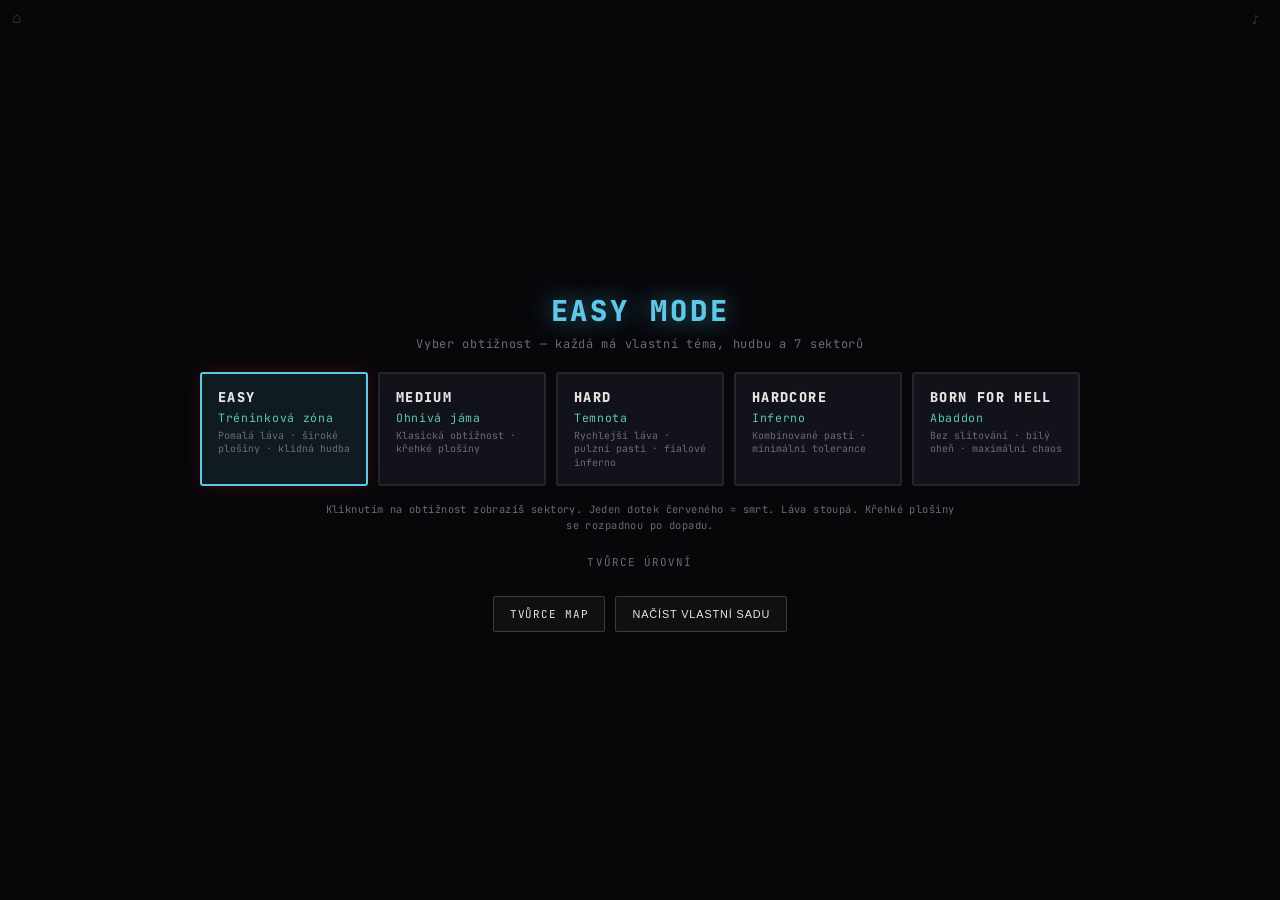
<file: index.html>
<!DOCTYPE html>
<html lang="cs">
<head>
    <meta charset="UTF-8">
    <meta name="viewport" content="width=device-width, initial-scale=1.0, maximum-scale=1.0, user-scalable=no">
    <title>HardCore Mode — Křehký výstup</title>
    <link rel="stylesheet" href="style.css">
</head>
<body data-difficulty="easy">
    <a class="home-btn" href="../index.html" title="Domů" aria-label="Domů — Časomil portál">⌂</a>
    <button type="button" id="musicToggle" class="music-toggle" aria-pressed="false" title="Vypnout hudbu" aria-label="Vypnout hudbu">♪</button>
    <div id="wrap">
        <!-- Hlavní menu -->
        <div id="menuPanel" class="visible">
            <header class="menu-header">
                <h1 class="menu-title">EASY MODE</h1>
                <p class="menu-sub">Vyber obtížnost — každá má vlastní téma, hudbu a 7 sektorů</p>
            </header>
            <div class="diff-grid" role="list">
                <button type="button" class="diff-btn selected" data-difficulty="easy" role="listitem">
                    <span class="diff-label">Easy</span>
                    <span class="diff-theme">Tréninková zóna</span>
                    <span class="diff-desc">Pomalá láva · široké plošiny · klidná hudba</span>
                </button>
                <button type="button" class="diff-btn" data-difficulty="medium" role="listitem">
                    <span class="diff-label">Medium</span>
                    <span class="diff-theme">Ohnivá jáma</span>
                    <span class="diff-desc">Klasická obtížnost · křehké plošiny</span>
                </button>
                <button type="button" class="diff-btn" data-difficulty="hard" role="listitem">
                    <span class="diff-label">Hard</span>
                    <span class="diff-theme">Temnota</span>
                    <span class="diff-desc">Rychlejší láva · pulzní pasti · fialové inferno</span>
                </button>
                <button type="button" class="diff-btn" data-difficulty="hardcore" role="listitem">
                    <span class="diff-label">Hardcore</span>
                    <span class="diff-theme">Inferno</span>
                    <span class="diff-desc">Kombinované pasti · minimální tolerance</span>
                </button>
                <button type="button" class="diff-btn diff-btn-hell" data-difficulty="bornForHell" role="listitem">
                    <span class="diff-label">Born for Hell</span>
                    <span class="diff-theme">Abaddon</span>
                    <span class="diff-desc">Bez slitování · bílý oheň · maximální chaos</span>
                </button>
            </div>
            <p class="menu-hint">Kliknutím na obtížnost zobrazíš sektory. Jeden dotek červeného = smrt. Láva stoupá. Křehké plošiny se rozpadnou po dopadu.</p>
            <a href="editor.html" class="menu-editor-link">Tvůrce úrovní</a>
            <div class="menu-actions">
                <a href="user-editor.html" class="menu-secondary-btn">Tvůrce map</a>
                <button type="button" id="loadCustomPackBtn" class="menu-secondary-btn">Načíst vlastní sadu</button>
            </div>
        </div>

        <!-- Výběr sektorů (podmenu obtížnosti) -->
        <div id="sectorPanel">
            <header class="menu-header sector-panel-header">
                <button type="button" id="sectorBackBtn" class="sector-back" aria-label="Zpět na výběr obtížnosti">← Zpět</button>
                <h2 id="sectorPanelTitle" class="sector-panel-title">Sektory</h2>
                <p id="sectorPanelSub" class="menu-sub">Vyber sektor — postupně se odemykají</p>
            </header>
            <div id="sectorGrid" class="sector-grid" role="list"></div>
            <p id="sectorEmptyHint" class="sector-empty-hint" hidden></p>
            <div class="menu-actions menu-actions-sector">
                <a href="user-editor.html" class="menu-secondary-btn">Tvůrce map</a>
                <button type="button" id="loadCustomPackBtnSector" class="menu-secondary-btn">Načíst vlastní sadu</button>
                <input type="file" id="customPackFile" accept=".json,.hc-pack.json,application/json" hidden>
            </div>
            <button type="button" id="sectorCampaignBtn" class="menu-start sector-campaign">Hrát kampaň od začátku</button>
        </div>

        <!-- Herní obrazovka -->
        <div id="gamePanel">
            <div id="hud">
                <span>Obtížnost: <strong id="diffEl">Medium</strong></span>
                <span>Sektor <strong id="sectorEl">1</strong> / <strong id="sectorTotalEl">7</strong></span>
                <span>Smrti (běh): <strong class="danger-stat" id="deathsEl">0</strong></span>
                <span>Čas: <strong id="timeEl">0.0</strong>s</span>
                <span>Checkpoint: <strong id="cpEl">—</strong></span>
            </div>
            <div id="canvas-wrap">
                <canvas id="game" width="880" height="520"></canvas>
                <div id="overlay">
                    <h1 id="ovTitle">PAUZA</h1>
                    <p id="ovText"></p>
                    <div class="keys" id="keysHint">WASD / šipky · mezerník skok + dvojskok · R restart sektoru · P pauza · Esc menu</div>
                    <button type="button" id="startBtn">Pokračovat</button>
                </div>
            </div>
            <p id="hint">Férové pravidla: žádné náhodné pasti; pohybující se překážky mají předvídatelnou dráhu. Esc = zpět do menu.</p>
        </div>
    </div>
    <script src="jumpPhysics.js"></script>
    <script src="spikeDraw.js"></script>
    <script src="packGuard.js"></script>
    <script src="userPack.js"></script>
    <script src="levels-pack.js"></script>
    <script src="levelStore.js"></script>
    <script src="progressStore.js"></script>
    <script src="sectorPreview.js"></script>
    <script src="pickupEffects.js"></script>
    <script src="playerReact.js"></script>
    <script src="crumblePlatform.js"></script>
    <script src="playerTouch.js"></script>
    <script src="levels.js"></script>
    <script src="audio.js"></script>
    <script src="game.js"></script>
</body>
</html>
</file>
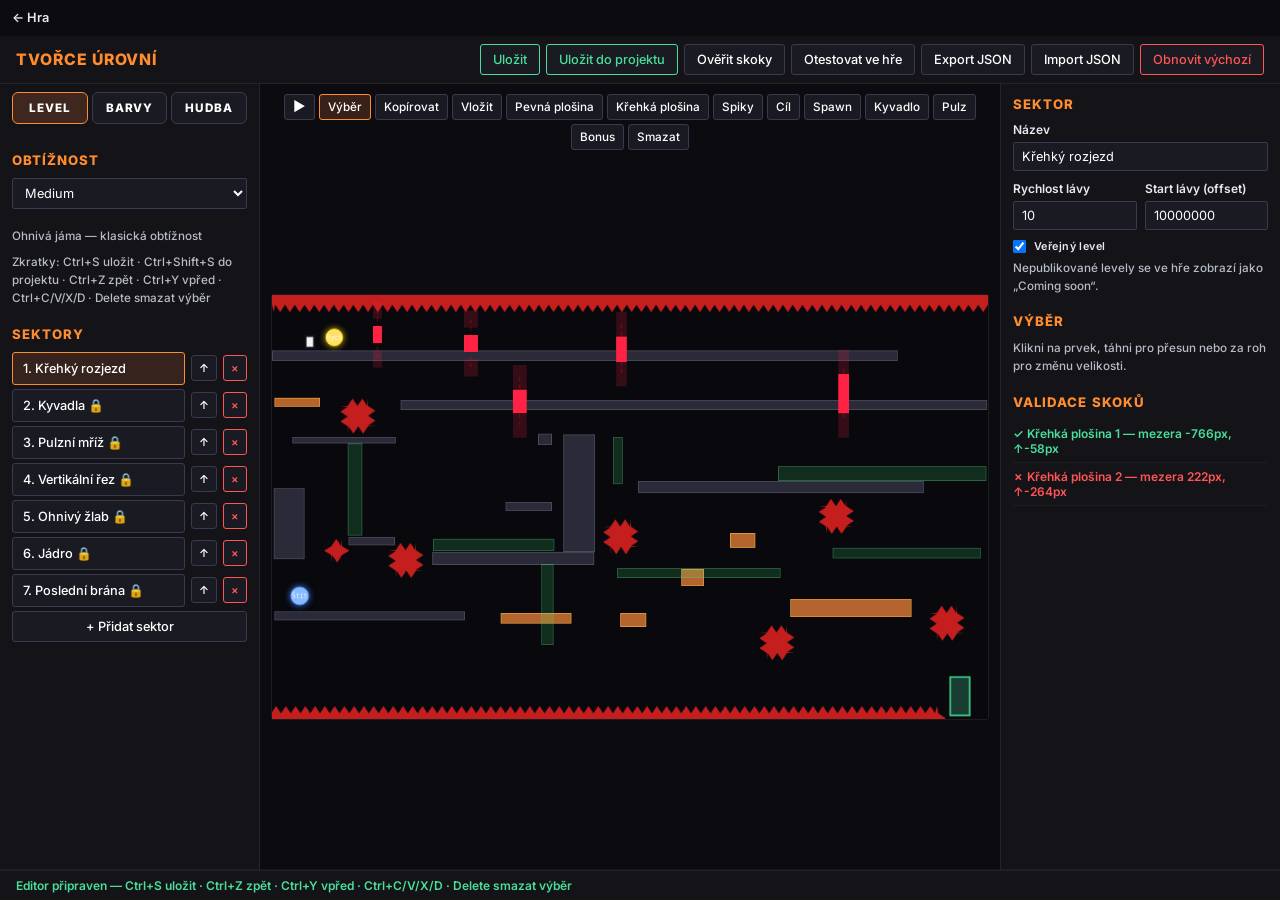
<file: editor.html>
<!DOCTYPE html>
<html lang="cs">
<head>
    <meta charset="UTF-8">
    <meta name="viewport" content="width=device-width, initial-scale=1.0">
    <title>HardCore Mode — Tvůrce úrovní</title>
    <link rel="stylesheet" href="editor.css">
</head>
<body>
    <a class="back" href="index.html">← Hra</a>
    <div id="app">
        <header class="bar">
            <h1>TVOŘCE ÚROVNÍ</h1>
            <div class="bar-actions">
                <button type="button" id="btnSave" class="primary">Uložit</button>
                <button type="button" id="btnSaveProject" class="primary">Uložit do projektu</button>
                <button type="button" id="btnValidate">Ověřit skoky</button>
                <button type="button" id="btnTest">Otestovat ve hře</button>
                <button type="button" id="btnExport">Export JSON</button>
                <button type="button" id="btnImport">Import JSON</button>
                <button type="button" id="btnReset" class="danger">Obnovit výchozí</button>
            </div>
        </header>

        <aside class="sidebar">
            <nav class="sidebar-tabs" role="tablist">
                <button type="button" class="sidebar-tab active" data-sidebar-panel="level" role="tab" aria-selected="true">LEVEL</button>
                <button type="button" class="sidebar-tab" data-sidebar-panel="colors" role="tab" aria-selected="false">BARVY</button>
                <button type="button" class="sidebar-tab" data-sidebar-panel="audio" role="tab" aria-selected="false">HUDBA</button>
            </nav>

            <div class="sidebar-panel active" id="sidebarLevel" role="tabpanel">
                <div id="userProjectField" class="field hidden">
                    <label for="projectName">Název projektu</label>
                    <input type="text" id="projectName" maxlength="80" placeholder="Můj projekt">
                </div>
                <h2 id="diffHeading">Obtížnost</h2>
                <div class="field" id="diffSelectField">
                    <select id="diffSelect"></select>
                </div>
                <p class="hint" id="diffTagline"></p>
                <p class="hint">Zkratky: Ctrl+S uložit · Ctrl+Shift+S do projektu · Ctrl+Z zpět · Ctrl+Y vpřed · Ctrl+C/V/X/D · Delete smazat výběr</p>

                <h2>Sektory</h2>
                <ul id="sectorList"></ul>
                <button type="button" id="btnAddSector">+ Přidat sektor</button>
            </div>

            <div class="sidebar-panel" id="sidebarColors" role="tabpanel">
                <p class="hint">Barvy platí pro celou obtížnost (pozadí, plošiny, láva…).</p>
                <div id="themePalette"></div>
                <button type="button" id="btnResetTheme" class="ghost">Obnovit barvy obtížnosti</button>
            </div>

            <div class="sidebar-panel" id="sidebarAudio" role="tabpanel">
                <p class="hint">Nahraj vlastní skladbu (MP3, OGG, WAV). Bez souboru hraje procedurální hudba obtížnosti.</p>
                <div class="field">
                    <label for="musicFile">Soubor hudby</label>
                    <input type="file" id="musicFile" accept="audio/mpeg,audio/ogg,audio/wav,audio/webm,audio/*">
                </div>
                <p class="hint" id="musicFileName">Žádná vlastní hudba</p>
                <div class="field-row">
                    <button type="button" id="btnPreviewMusic" class="ghost">Přehrát náhled</button>
                    <button type="button" id="btnRemoveMusic" class="ghost danger">Odstranit hudbu</button>
                </div>
            </div>
        </aside>

        <main class="stage">
            <div class="toolbar" id="toolBar">
                <button type="button" id="btnPlay" title="Spustit test hratelnosti" aria-label="Spustit test">▶</button>
                <button type="button" data-tool="select" class="active">Výběr</button>
                <button type="button" id="btnCopy" title="Kopírovat výběr (Ctrl+C)">Kopírovat</button>
                <button type="button" id="btnPaste" title="Vložit (Ctrl+V)">Vložit</button>
                <button type="button" data-tool="solid">Pevná plošina</button>
                <button type="button" data-tool="crumble">Křehká plošina</button>
                <button type="button" data-tool="spike">Spiky</button>
                <button type="button" data-tool="goal">Cíl</button>
                <button type="button" data-tool="spawn">Spawn</button>
                <button type="button" data-tool="mover">Kyvadlo</button>
                <button type="button" data-tool="pulse">Pulz</button>
                <button type="button" data-tool="pickup">Bonus</button>
                <button type="button" data-tool="delete">Smazat</button>
            </div>
            <div id="canvasWrap">
                <canvas id="editor" width="880" height="520" tabindex="0" aria-label="Plátno editoru"></canvas>
            </div>
        </main>

        <aside class="props">
            <h2>Sektor</h2>
            <div class="field">
                <label>Název</label>
                <input type="text" id="propName">
            </div>
            <div class="field-row">
                <div class="field">
                    <label>Rychlost lávy</label>
                    <input type="number" id="propLavaSpeed" min="1" max="100" step="1">
                </div>
                <div class="field">
                    <label>Start lávy (offset)</label>
                    <input type="number" id="propLavaOffset" min="20" max="200" step="1">
                </div>
            </div>
            <div class="field field-check" id="propPublicField">
                <label class="check-label">
                    <input type="checkbox" id="propPublic" checked>
                    Veřejný level
                </label>
                <p class="hint">Nepublikované levely se ve hře zobrazí jako „Coming soon“.</p>
            </div>

            <h2>Výběr</h2>
            <div id="selectionPanel">
                <p class="hint">Klikni na prvek, táhni pro přesun nebo za roh pro změnu velikosti.</p>
            </div>

            <h2>Validace skoků</h2>
            <ul id="validationList"></ul>
        </aside>

        <div id="statusBar">Připraveno</div>
    </div>

    <div id="jsonModal" class="modal-backdrop">
        <div class="modal">
            <h2 id="modalTitle">Export / Import</h2>
            <textarea id="jsonArea" spellcheck="false"></textarea>
            <div class="modal-actions">
                <button type="button" id="modalApply" class="primary">Použít</button>
                <button type="button" id="modalClose">Zavřít</button>
            </div>
        </div>
    </div>

    <script src="jumpPhysics.js"></script>
    <script src="spikeDraw.js"></script>
    <script src="packGuard.js"></script>
    <script src="userPack.js"></script>
    <script src="levels-pack.js"></script>
    <script src="levelStore.js"></script>
    <script src="pickupEffects.js"></script>
    <script src="playerReact.js"></script>
    <script src="crumblePlatform.js"></script>
    <script src="playerTouch.js"></script>
    <script src="sectorSim.js"></script>
    <script src="audio.js"></script>
    <script src="editor.js"></script>
</body>
</html>
</file>
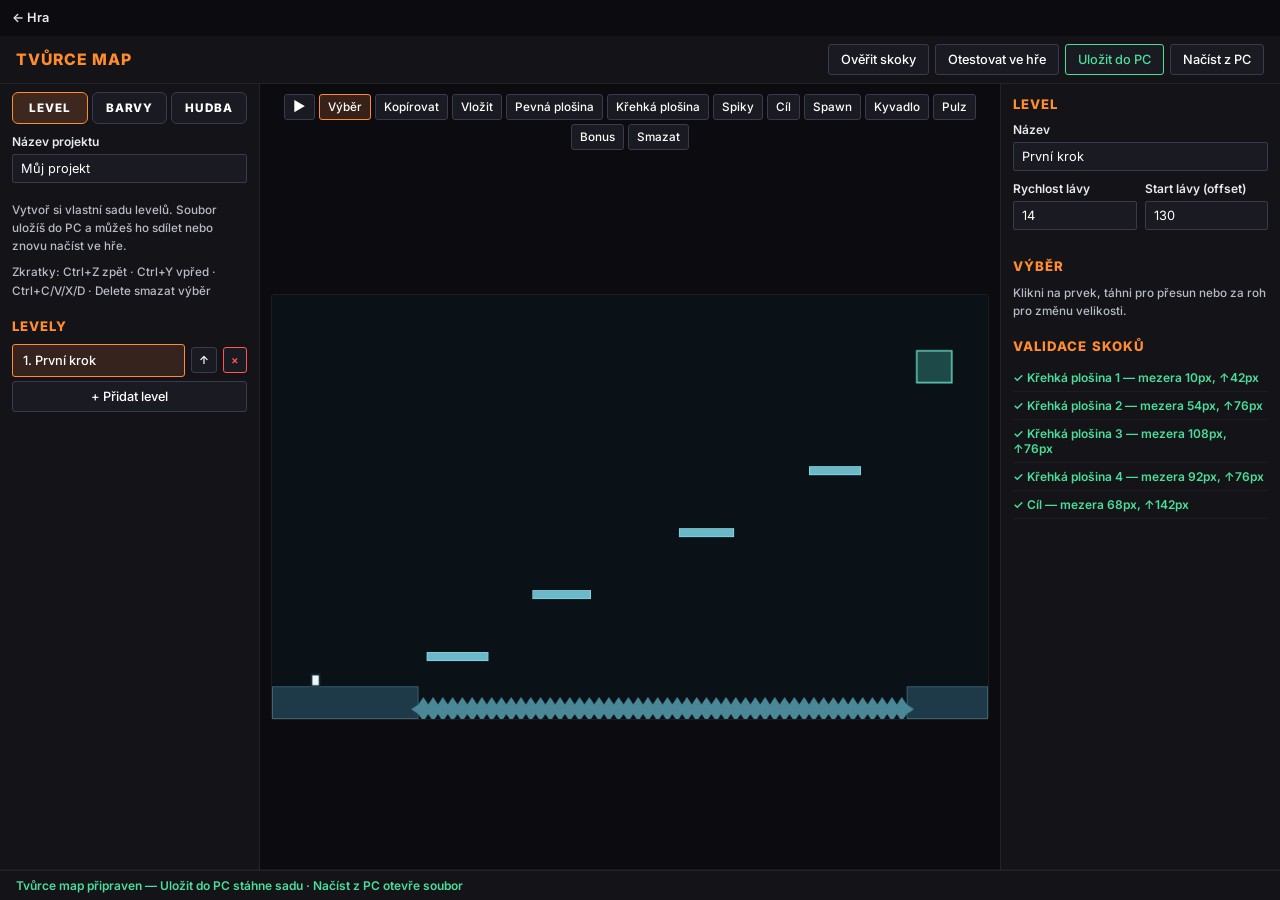
<file: user-editor.html>
<!DOCTYPE html>
<html lang="cs">
<head>
    <meta charset="UTF-8">
    <meta name="viewport" content="width=device-width, initial-scale=1.0">
    <title>HardCore Mode — Tvůrce map</title>
    <link rel="stylesheet" href="editor.css">
</head>
<body>
    <a class="back" href="index.html">← Hra</a>
    <div id="app">
        <header class="bar">
            <h1>TVŮRCE MAP</h1>
            <div class="bar-actions">
                <button type="button" id="btnValidate">Ověřit skoky</button>
                <button type="button" id="btnTest">Otestovat ve hře</button>
                <button type="button" id="btnExport" class="primary">Uložit do PC</button>
                <button type="button" id="btnImport">Načíst z PC</button>
            </div>
        </header>

        <aside class="sidebar">
            <nav class="sidebar-tabs" role="tablist">
                <button type="button" class="sidebar-tab active" data-sidebar-panel="level" role="tab" aria-selected="true">LEVEL</button>
                <button type="button" class="sidebar-tab" data-sidebar-panel="colors" role="tab" aria-selected="false">BARVY</button>
                <button type="button" class="sidebar-tab" data-sidebar-panel="audio" role="tab" aria-selected="false">HUDBA</button>
            </nav>

            <div class="sidebar-panel active" id="sidebarLevel" role="tabpanel">
                <div id="userProjectField" class="field">
                    <label for="projectName">Název projektu</label>
                    <input type="text" id="projectName" maxlength="80" placeholder="Můj projekt">
                </div>
                <p class="hint">Vytvoř si vlastní sadu levelů. Soubor uložíš do PC a můžeš ho sdílet nebo znovu načíst ve hře.</p>
                <p class="hint">Zkratky: Ctrl+Z zpět · Ctrl+Y vpřed · Ctrl+C/V/X/D · Delete smazat výběr</p>

                <h2>Levely</h2>
                <ul id="sectorList"></ul>
                <button type="button" id="btnAddSector">+ Přidat level</button>
            </div>

            <div class="sidebar-panel" id="sidebarColors" role="tabpanel">
                <p class="hint">Barvy platí pro celý projekt (pozadí, plošiny, láva…).</p>
                <div id="themePalette"></div>
                <button type="button" id="btnResetTheme" class="ghost">Obnovit výchozí barvy</button>
            </div>

            <div class="sidebar-panel" id="sidebarAudio" role="tabpanel">
                <p class="hint">Nahraj vlastní skladbu (MP3, OGG, WAV). Použij jen hudbu, ke které máš práva.</p>
                <div class="field">
                    <label for="musicFile">Soubor hudby</label>
                    <input type="file" id="musicFile" accept="audio/mpeg,audio/ogg,audio/wav,audio/webm,audio/*">
                </div>
                <p class="hint" id="musicFileName">Žádná vlastní hudba</p>
                <div class="field-row">
                    <button type="button" id="btnPreviewMusic" class="ghost">Přehrát náhled</button>
                    <button type="button" id="btnRemoveMusic" class="ghost danger">Odstranit hudbu</button>
                </div>
            </div>
        </aside>

        <main class="stage">
            <div class="toolbar" id="toolBar">
                <button type="button" id="btnPlay" title="Spustit test hratelnosti" aria-label="Spustit test">▶</button>
                <button type="button" data-tool="select" class="active">Výběr</button>
                <button type="button" id="btnCopy" title="Kopírovat výběr (Ctrl+C)">Kopírovat</button>
                <button type="button" id="btnPaste" title="Vložit (Ctrl+V)">Vložit</button>
                <button type="button" data-tool="solid">Pevná plošina</button>
                <button type="button" data-tool="crumble">Křehká plošina</button>
                <button type="button" data-tool="spike">Spiky</button>
                <button type="button" data-tool="goal">Cíl</button>
                <button type="button" data-tool="spawn">Spawn</button>
                <button type="button" data-tool="mover">Kyvadlo</button>
                <button type="button" data-tool="pulse">Pulz</button>
                <button type="button" data-tool="pickup">Bonus</button>
                <button type="button" data-tool="delete">Smazat</button>
            </div>
            <div id="canvasWrap">
                <canvas id="editor" width="880" height="520" tabindex="0" aria-label="Plátno editoru"></canvas>
            </div>
        </main>

        <aside class="props">
            <h2>Level</h2>
            <div class="field">
                <label>Název</label>
                <input type="text" id="propName">
            </div>
            <div class="field-row">
                <div class="field">
                    <label>Rychlost lávy</label>
                    <input type="number" id="propLavaSpeed" min="1" max="100" step="1">
                </div>
                <div class="field">
                    <label>Start lávy (offset)</label>
                    <input type="number" id="propLavaOffset" min="20" max="200" step="1">
                </div>
            </div>

            <h2>Výběr</h2>
            <div id="selectionPanel">
                <p class="hint">Klikni na prvek, táhni pro přesun nebo za roh pro změnu velikosti.</p>
            </div>

            <h2>Validace skoků</h2>
            <ul id="validationList"></ul>
        </aside>

        <div id="statusBar">Připraveno</div>
    </div>

    <script>
        window.HC_EDITOR_CONFIG = { mode: 'user' };
    </script>
    <script src="jumpPhysics.js"></script>
    <script src="spikeDraw.js"></script>
    <script src="packGuard.js"></script>
    <script src="userPack.js"></script>
    <script src="levelStore.js"></script>
    <script src="pickupEffects.js"></script>
    <script src="playerReact.js"></script>
    <script src="crumblePlatform.js"></script>
    <script src="playerTouch.js"></script>
    <script src="sectorSim.js"></script>
    <script src="audio.js"></script>
    <script src="editor.js"></script>
</body>
</html>
</file>
<file: style.css>
@import url('https://fonts.googleapis.com/css2?family=JetBrains+Mono:wght@400;600;800&display=swap');

:root {
    --bg: #07070a;
    --panel: #12121a;
    --text: #e8e6e3;
    --muted: #6b6b78;
    --danger: #ff2d2d;
    --accent: #ff6b35;
    --safe: #3ecf8e;
    --warn: #ffc233;
}

* {
    box-sizing: border-box;
}

html {
    height: 100%;
}

html, body {
    margin: 0;
    background: var(--bg);
    color: var(--text);
    font-family: 'JetBrains Mono', ui-monospace, monospace;
    overflow-x: hidden;
}

body {
    min-height: 100%;
    overflow-y: auto;
    display: flex;
    flex-direction: column;
}

a.home-btn {
    position: fixed;
    top: 10px;
    left: 12px;
    z-index: 20;
    color: var(--muted);
    text-decoration: none;
    font-size: 1rem;
    line-height: 1;
    opacity: 0.45;
    transition: opacity 0.15s, color 0.15s;
}

a.home-btn:hover {
    color: var(--accent);
    opacity: 1;
}

.music-toggle {
    position: fixed;
    top: 10px;
    right: 12px;
    z-index: 20;
    margin: 0;
    padding: 4px 8px;
    border: none;
    background: transparent;
    color: var(--muted);
    font: inherit;
    font-size: 0.8rem;
    letter-spacing: 0.04em;
    opacity: 0.45;
    cursor: pointer;
    line-height: 1;
}

.music-toggle:hover {
    opacity: 0.85;
    color: var(--text);
}

.music-toggle[aria-pressed="true"] {
    opacity: 0.35;
    text-decoration: line-through;
}

#wrap {
    flex: 1;
    display: flex;
    flex-direction: column;
    align-items: center;
    justify-content: center;
    width: 100%;
    padding: 48px 16px 24px;
    gap: 12px;
}

#menuPanel,
#sectorPanel,
#gamePanel {
    display: none;
    flex-direction: column;
    align-items: center;
    gap: 12px;
    width: 100%;
    max-width: 960px;
}

#menuPanel.visible,
#sectorPanel.visible,
#gamePanel.visible {
    display: flex;
}

.menu-header {
    text-align: center;
    margin-bottom: 8px;
}

.menu-title {
    margin: 0 0 6px;
    font-size: clamp(1.2rem, 4vw, 1.8rem);
    font-weight: 800;
    letter-spacing: 0.1em;
    color: var(--danger);
    text-shadow: 0 0 24px rgba(255, 45, 45, 0.45);
}

.menu-sub {
    margin: 0;
    font-size: 0.75rem;
    color: var(--muted);
    letter-spacing: 0.06em;
}

.diff-grid {
    display: grid;
    grid-template-columns: repeat(auto-fit, minmax(160px, 1fr));
    gap: 10px;
    width: 100%;
    max-width: 880px;
}

.diff-btn {
    display: flex;
    flex-direction: column;
    align-items: flex-start;
    gap: 4px;
    padding: 14px 16px;
    border: 2px solid rgba(255, 255, 255, 0.08);
    background: var(--panel);
    color: var(--text);
    font-family: inherit;
    text-align: left;
    cursor: pointer;
    border-radius: 3px;
    transition: border-color 0.15s, background 0.15s, transform 0.1s;
}

.diff-btn:hover {
    border-color: rgba(255, 107, 53, 0.45);
    background: rgba(255, 255, 255, 0.03);
    transform: translateY(-1px);
}

.diff-btn.selected {
    border-color: var(--danger);
    background: rgba(255, 43, 43, 0.1);
    box-shadow: 0 0 20px rgba(255, 43, 43, 0.15);
}

.diff-label {
    font-size: 0.85rem;
    font-weight: 800;
    letter-spacing: 0.1em;
    text-transform: uppercase;
}

.diff-theme {
    font-size: 0.72rem;
    color: var(--accent);
    letter-spacing: 0.06em;
}

.diff-desc {
    font-size: 0.62rem;
    color: var(--muted);
    line-height: 1.4;
}

.diff-btn-hell.selected {
    border-color: #fff;
    background: rgba(255, 0, 0, 0.12);
    box-shadow: 0 0 24px rgba(255, 0, 0, 0.25);
}

body[data-difficulty="easy"] .menu-title { color: #5ec8e8; text-shadow: 0 0 24px rgba(94, 200, 232, 0.4); }
body[data-difficulty="hard"] .menu-title { color: #b040ff; text-shadow: 0 0 24px rgba(176, 64, 255, 0.4); }
body[data-difficulty="hardcore"] .menu-title { color: #ff2000; text-shadow: 0 0 24px rgba(255, 32, 0, 0.5); }
body[data-difficulty="bornForHell"] .menu-title { color: #fff; text-shadow: 0 0 24px rgba(255, 0, 0, 0.6); }

body[data-difficulty="easy"] .diff-btn.selected { border-color: #5ec8e8; background: rgba(94, 200, 232, 0.1); }
body[data-difficulty="hard"] .diff-btn.selected { border-color: #b040ff; background: rgba(176, 64, 255, 0.1); }
body[data-difficulty="hardcore"] .diff-btn.selected { border-color: #ff2000; background: rgba(255, 32, 0, 0.1); }
body[data-difficulty="bornForHell"] .diff-btn.selected { border-color: #fff; background: rgba(255, 0, 0, 0.12); }

.menu-hint {
    font-size: 0.65rem;
    color: var(--muted);
    text-align: center;
    max-width: 640px;
    line-height: 1.5;
    letter-spacing: 0.04em;
    margin: 4px 0 0;
}

.menu-start {
    font-family: inherit;
    font-size: 0.8rem;
    font-weight: 800;
    letter-spacing: 0.15em;
    text-transform: uppercase;
    padding: 16px 36px;
    margin-top: 8px;
    border: 2px solid var(--danger);
    background: rgba(255, 43, 43, 0.12);
    color: var(--text);
    cursor: pointer;
    border-radius: 2px;
    transition: background 0.15s, transform 0.1s;
}

.menu-start:hover {
    background: rgba(255, 43, 43, 0.28);
    transform: scale(1.02);
}

.menu-editor-link {
    display: inline-block;
    margin-top: 10px;
    font-size: 0.68rem;
    letter-spacing: 0.1em;
    text-transform: uppercase;
    color: var(--muted);
    text-decoration: none;
    border-bottom: 1px solid transparent;
}

.menu-editor-link:hover {
    color: var(--accent);
    border-bottom-color: var(--accent);
}

.menu-actions {
    display: flex;
    flex-wrap: wrap;
    gap: 10px;
    justify-content: center;
    margin-top: 14px;
}

.menu-secondary-btn {
    display: inline-block;
    font-size: 0.68rem;
    letter-spacing: 0.08em;
    text-transform: uppercase;
    padding: 10px 16px;
    border: 1px solid rgba(255, 255, 255, 0.18);
    background: rgba(255, 255, 255, 0.04);
    color: var(--text);
    text-decoration: none;
    border-radius: 2px;
    cursor: pointer;
    transition: background 0.15s, border-color 0.15s;
}

.menu-secondary-btn:hover {
    background: rgba(94, 200, 232, 0.12);
    border-color: rgba(94, 200, 232, 0.45);
}

.menu-actions-sector {
    margin-top: 4px;
    margin-bottom: 8px;
}
    margin-top: 18px;
    font-size: 0.62rem;
    color: var(--muted);
    text-align: center;
    line-height: 1.5;
}

.legal-footer a {
    color: var(--muted);
}
}

/* —— Výběr sektorů —— */
.sector-panel-header {
    display: grid;
    grid-template-columns: auto 1fr;
    grid-template-rows: auto auto;
    align-items: center;
    width: 100%;
    gap: 2px 12px;
}

.sector-back {
    grid-row: 1 / -1;
    grid-column: 1;
    align-self: center;
    font-family: inherit;
    font-size: 0.68rem;
    letter-spacing: 0.08em;
    text-transform: uppercase;
    color: var(--muted);
    background: none;
    border: none;
    cursor: pointer;
    padding: 8px 4px 8px 0;
    white-space: nowrap;
}

.sector-back:hover {
    color: var(--accent);
}

.sector-panel-title {
    grid-column: 2;
    grid-row: 1;
    margin: 0 0 4px;
    font-size: clamp(1rem, 3.5vw, 1.4rem);
    font-weight: 800;
    letter-spacing: 0.1em;
    color: var(--danger);
    text-align: center;
}

.sector-panel-header > .menu-sub {
    grid-column: 2;
    grid-row: 2;
    text-align: center;
}

.sector-grid {
    display: grid;
    grid-template-columns: repeat(auto-fill, minmax(148px, 1fr));
    gap: 12px;
    width: 100%;
    max-width: 880px;
}

.sector-tile {
    display: flex;
    flex-direction: column;
    align-items: stretch;
    gap: 0;
    padding: 0;
    border: 2px solid rgba(255, 255, 255, 0.08);
    background: var(--panel);
    color: var(--text);
    font-family: inherit;
    text-align: left;
    cursor: pointer;
    border-radius: 4px;
    overflow: hidden;
    transition: border-color 0.15s, transform 0.1s, opacity 0.15s;
    user-select: none;
}

.sector-tile[aria-disabled="true"] {
    cursor: not-allowed;
}

.sector-tile:hover:not([aria-disabled="true"]) {
    border-color: rgba(255, 107, 53, 0.5);
    transform: translateY(-2px);
}

.sector-tile.completed {
    border-color: rgba(62, 207, 142, 0.45);
}

.sector-tile.locked {
    opacity: 0.55;
}

.sector-tile.coming-soon {
    opacity: 0.38;
    filter: grayscale(0.85);
}

.sector-thumb-wrap {
    position: relative;
    width: 100%;
    aspect-ratio: 880 / 520;
    background: #0a0a0f;
}

.sector-thumb-wrap canvas {
    display: block;
    width: 100%;
    height: 100%;
    pointer-events: none;
}

.sector-thumb-overlay {
    position: absolute;
    inset: 0;
    display: flex;
    flex-direction: column;
    align-items: center;
    justify-content: center;
    gap: 4px;
    background: rgba(5, 5, 8, 0.72);
    font-size: 0.62rem;
    letter-spacing: 0.12em;
    text-transform: uppercase;
    color: var(--muted);
    pointer-events: none;
}

.sector-thumb-overlay strong {
    font-size: 0.72rem;
    color: rgba(255, 255, 255, 0.45);
}

.sector-tile-body {
    padding: 8px 10px 10px;
    display: flex;
    flex-direction: column;
    gap: 3px;
}

.sector-tile-num {
    font-size: 0.58rem;
    color: var(--muted);
    letter-spacing: 0.1em;
    text-transform: uppercase;
}

.sector-tile-name {
    font-size: 0.72rem;
    font-weight: 800;
    letter-spacing: 0.06em;
    line-height: 1.3;
}

.sector-tile-score {
    font-size: 0.58rem;
    color: var(--safe);
    letter-spacing: 0.04em;
}

.sector-tile-score.muted {
    color: var(--muted);
}

.sector-campaign {
    margin-top: 4px;
}

.sector-campaign:disabled {
    opacity: 0.45;
    cursor: not-allowed;
    transform: none;
}

.sector-empty-hint {
    margin: 0;
    font-size: 0.65rem;
    color: var(--warn);
    text-align: center;
    max-width: 520px;
    line-height: 1.5;
    letter-spacing: 0.04em;
}

#hud {
    display: flex;
    flex-wrap: wrap;
    gap: 16px 24px;
    justify-content: center;
    align-items: baseline;
    font-size: 0.7rem;
    letter-spacing: 0.12em;
    text-transform: uppercase;
    color: var(--muted);
    max-width: 960px;
    width: 100%;
}

#hud strong {
    color: var(--text);
    font-weight: 800;
}

#hud .danger-stat {
    color: var(--danger);
}

#canvas-wrap {
    position: relative;
    box-shadow:
        0 0 0 2px rgba(255, 43, 43, 0.35),
        0 24px 80px rgba(0, 0, 0, 0.85),
        inset 0 0 120px rgba(255, 43, 43, 0.04);
    border-radius: 4px;
    max-width: 100%;
}

canvas {
    display: block;
    background: #0a0a0f;
    max-width: 100%;
    height: auto;
    vertical-align: middle;
}

#overlay {
    position: absolute;
    inset: 0;
    display: flex;
    flex-direction: column;
    align-items: center;
    justify-content: center;
    text-align: center;
    padding: 24px;
    background: rgba(5, 5, 8, 0.92);
    pointer-events: none;
    opacity: 0;
    transition: opacity 0.25s ease;
}

#overlay.visible {
    opacity: 1;
    pointer-events: auto;
}

#overlay h1 {
    margin: 0 0 8px;
    font-size: clamp(1.1rem, 4vw, 1.6rem);
    font-weight: 800;
    letter-spacing: 0.08em;
    color: var(--danger);
    text-shadow: 0 0 24px rgba(255, 45, 45, 0.5);
}

#overlay p {
    margin: 0 0 20px;
    font-size: 0.8rem;
    line-height: 1.55;
    color: var(--muted);
    max-width: 420px;
}

#overlay .keys {
    font-size: 0.72rem;
    color: var(--warn);
    margin-bottom: 16px;
}

#overlay button {
    font-family: inherit;
    font-size: 0.75rem;
    font-weight: 800;
    letter-spacing: 0.15em;
    text-transform: uppercase;
    padding: 14px 28px;
    border: 2px solid var(--danger);
    background: rgba(255, 43, 43, 0.12);
    color: var(--text);
    cursor: pointer;
    border-radius: 2px;
    transition: background 0.15s, transform 0.1s;
}

#overlay button:hover {
    background: rgba(255, 43, 43, 0.28);
    transform: scale(1.02);
}

#overlay button:active {
    transform: scale(0.98);
}

#hint {
    font-size: 0.65rem;
    color: var(--muted);
    letter-spacing: 0.08em;
    max-width: 640px;
    text-align: center;
    line-height: 1.5;
}

@media (max-width: 520px) {
    #hud {
        font-size: 0.62rem;
    }
}
</file>
<file: editor.css>
@import url('https://fonts.googleapis.com/css2?family=Inter:wght@400;500;600;700;800&display=swap');

:root {
    --bg: #0c0c10;
    --panel: #131318;
    --panel2: #1a1a22;
    --panel-elevated: #1f1f28;
    --border: rgba(255, 255, 255, 0.07);
    --border-subtle: rgba(255, 255, 255, 0.04);
    --border-strong: rgba(255, 255, 255, 0.12);
    --border-control: #3a3a4e;
    --text: #ffffff;
    --label: #e8eaef;
    --muted: #b8bcc6;
    --accent: #ff8c2e;
    --accent-soft: rgba(255, 140, 46, 0.16);
    --danger: #ff5555;
    --ok: #4ade9a;
    --warn: #ffd055;
    --radius-sm: 6px;
    --radius-md: 8px;
    --focus-ring: rgba(255, 140, 46, 0.28);
}

* { box-sizing: border-box; }

.hidden { display: none !important; }

html {
    font-size: 15px;
}

html, body {
    margin: 0;
    height: 100%;
    background: var(--bg);
    color: var(--text);
    font-family: 'Inter', system-ui, -apple-system, 'Segoe UI', Roboto, sans-serif;
    overflow: hidden;
    -webkit-font-smoothing: antialiased;
    -moz-osx-font-smoothing: grayscale;
}

a.back {
    position: fixed;
    top: 10px;
    left: 12px;
    z-index: 30;
    color: var(--label);
    text-decoration: none;
    font-size: 0.85rem;
    font-weight: 600;
}

a.back:hover { color: var(--accent); }

#app {
    display: grid;
    grid-template-columns: 260px 1fr 280px;
    grid-template-rows: auto 1fr auto;
    height: 100vh;
    padding-top: 36px;
}

header.bar {
    grid-column: 1 / -1;
    display: flex;
    flex-wrap: wrap;
    align-items: center;
    gap: 8px 12px;
    padding: 8px 16px;
    background: var(--panel);
    border-bottom: 1px solid var(--border);
    box-shadow: 0 1px 0 var(--border-subtle);
}

header.bar h1 {
    margin: 0;
    font-size: 1.05rem;
    font-weight: 800;
    letter-spacing: 0.06em;
    color: var(--accent);
}

.bar-actions {
    display: flex;
    flex-wrap: wrap;
    gap: 6px;
    margin-left: auto;
}

button, select, input, textarea {
    font-family: inherit;
    font-size: 0.85rem;
}

button {
    padding: 7px 12px;
    border: 1px solid var(--border-control);
    background: var(--panel2);
    color: var(--text);
    cursor: pointer;
    border-radius: 3px;
    font-weight: 500;
}

button:hover { border-color: var(--accent); }

button.primary { border-color: var(--ok); color: var(--ok); background: var(--panel2); }

button.primary:hover { border-color: var(--ok); background: var(--panel2); }

button.danger { border-color: var(--danger); color: var(--danger); background: var(--panel2); }

button.danger:hover { border-color: var(--danger); background: var(--panel2); }

button.active {
    background: rgba(255, 128, 64, 0.18);
    border-color: var(--accent);
    color: var(--text);
}

button#btnPlay.active {
    background: rgba(74, 222, 154, 0.15);
    border-color: var(--ok);
    color: var(--ok);
}

aside.sidebar, aside.props {
    background: var(--panel);
    border-right: 1px solid var(--border);
    overflow: hidden;
    padding: 12px;
}

aside.sidebar {
    display: flex;
    flex-direction: column;
    min-height: 0;
}

.sidebar-tabs {
    display: flex;
    gap: 4px;
    margin: -4px 0 10px;
    flex-shrink: 0;
}

.sidebar-tab {
    flex: 1;
    padding: 8px 10px;
    font-size: 0.78rem;
    font-weight: 800;
    letter-spacing: 0.08em;
    text-transform: uppercase;
    border-radius: var(--radius-sm);
}

.sidebar-tab.active {
    background: rgba(255, 128, 64, 0.18);
    border-color: var(--accent);
    color: var(--text);
}

.sidebar-panel {
    display: none;
    flex: 1;
    min-height: 0;
    overflow-y: auto;
}

.sidebar-panel.active {
    display: flex;
    flex-direction: column;
}

#sidebarLevel > h2:first-child {
    margin-top: 0;
}

#sidebarColors {
    gap: 8px;
}

#sidebarColors .hint {
    margin: 0;
    flex-shrink: 0;
}

#sidebarColors #themePalette {
    flex: 1;
    min-height: 0;
    max-height: none;
    overflow-y: auto;
}

#sidebarColors #btnResetTheme {
    flex-shrink: 0;
    margin-bottom: 0;
}

aside.props {
    border-right: none;
    border-left: 1px solid var(--border);
    overflow-y: auto;
}

.sidebar h2, .props h2 {
    margin: 18px 0 10px;
    font-size: 0.88rem;
    font-weight: 800;
    letter-spacing: 0.08em;
    text-transform: uppercase;
    color: var(--accent);
}

.sidebar h2:first-child, .props h2:first-child {
    margin-top: 0;
}

.field { margin-bottom: 10px; }

.field label {
    display: block;
    font-size: 0.8rem;
    font-weight: 600;
    color: var(--label);
    margin-bottom: 5px;
}

.field input, .field select, .field textarea {
    width: 100%;
    padding: 6px 8px;
    background: var(--panel2);
    border: 1px solid var(--border-control);
    color: var(--text);
    border-radius: 2px;
}

.field-row {
    display: grid;
    grid-template-columns: 1fr 1fr;
    gap: 8px;
}

.field-check .check-label {
    display: flex;
    align-items: center;
    gap: 8px;
    font-size: 0.72rem;
    letter-spacing: 0.04em;
    cursor: pointer;
}

.field-check .check-label input {
    width: auto;
    margin: 0;
}

.field-check .hint {
    margin: 6px 0 0;
}

#sectorList {
    list-style: none;
    margin: 0;
    padding: 0;
}

#sectorList li {
    display: flex;
    align-items: center;
    gap: 6px;
    margin-bottom: 4px;
}

#sectorList button.sector-btn {
    flex: 1;
    text-align: left;
    padding: 8px 10px;
}

#sectorList button.sector-btn.active {
    border-color: var(--accent);
    background: rgba(255, 128, 64, 0.15);
}

#sectorList .mini {
    padding: 5px 7px;
    font-size: 0.75rem;
    font-weight: 600;
}

main.stage {
    display: grid;
    grid-template-rows: auto 1fr;
    align-content: stretch;
    justify-items: center;
    overflow: auto;
    padding: 0 12px 12px;
    background: var(--bg);
    min-height: 0;
}

.toolbar {
    grid-row: 1;
    align-self: start;
    display: flex;
    flex-wrap: wrap;
    justify-content: center;
    align-items: center;
    gap: 4px;
    width: 100%;
    max-width: 920px;
    padding: 10px 8px 6px;
    flex-shrink: 0;
}

#canvasWrap {
    grid-row: 2;
    align-self: center;
    justify-self: center;
    position: relative;
    flex-shrink: 0;
    box-shadow: 0 0 0 1px var(--border);
    border-radius: 2px;
    max-width: 100%;
}

main.stage .toolbar button {
    padding: 5px 8px;
    font-size: 0.78rem;
}

button#btnPlay {
    min-width: 2rem;
    padding: 5px 8px;
    font-size: 0.9rem;
    line-height: 1;
}

canvas#editor {
    display: block;
    cursor: crosshair;
    max-width: 100%;
    height: auto;
    outline: none;
}

canvas#editor:focus-visible {
    box-shadow: 0 0 0 2px var(--focus-ring);
}

#statusBar {
    grid-column: 1 / -1;
    padding: 7px 16px;
    font-size: 0.8rem;
    font-weight: 600;
    color: var(--label);
    border-top: 1px solid var(--border);
    background: var(--panel);
    box-shadow: 0 -1px 0 var(--border-subtle);
}

#statusBar.ok { color: var(--ok); }
#statusBar.err { color: var(--danger); }
#statusBar.warn { color: var(--warn); }

#validationList {
    list-style: none;
    margin: 8px 0 0;
    padding: 0;
    font-size: 0.8rem;
    font-weight: 500;
}

#validationList li {
    padding: 6px 0;
    border-bottom: 1px solid var(--border-subtle);
}

#validationList li.fail { color: var(--danger); font-weight: 600; }
#validationList li.pass { color: var(--ok); font-weight: 600; }

.hint {
    font-size: 0.78rem;
    color: var(--muted);
    font-weight: 500;
    line-height: 1.55;
    margin: 8px 0 0;
}

.hint strong {
    color: var(--text);
    font-weight: 700;
}

.modal-backdrop {
    position: fixed;
    inset: 0;
    background: rgba(0, 0, 0, 0.75);
    display: none;
    align-items: center;
    justify-content: center;
    z-index: 50;
}

.modal-backdrop.visible { display: flex; }

.modal {
    background: var(--panel);
    border: 1px solid var(--border-strong);
    border-radius: var(--radius-md);
    padding: 16px;
    width: min(560px, 92vw);
    max-height: 80vh;
    overflow: auto;
    box-shadow: 0 16px 48px rgba(0, 0, 0, 0.45);
}

.modal h2 {
    margin: 0 0 10px;
    font-size: 0.95rem;
    font-weight: 800;
    letter-spacing: 0.06em;
    color: var(--accent);
}

.modal textarea {
    width: 100%;
    height: 240px;
    margin-top: 8px;
    font-size: 0.82rem;
    font-family: 'Inter', system-ui, sans-serif;
    padding: 6px 8px;
    background: var(--panel2);
    border: 1px solid var(--border-control);
    border-radius: 2px;
    color: var(--text);
    resize: vertical;
}

.modal-actions {
    margin-top: 10px;
    display: flex;
    gap: 8px;
}

button.ghost {
    width: 100%;
    margin-top: 6px;
    margin-bottom: 14px;
    border-style: dashed;
    border-color: var(--border-control);
    color: var(--label);
    background: var(--panel2);
}

button.ghost:hover { color: var(--text); border-color: var(--accent); }

#themePalette {
    display: flex;
    flex-direction: column;
    gap: 2px;
    margin-bottom: 4px;
    padding-right: 4px;
}

.color-row {
    display: grid;
    grid-template-columns: 1fr auto auto;
    align-items: center;
    gap: 6px;
    padding: 6px 0;
    border-bottom: 1px solid var(--border-subtle);
}

.color-row label {
    font-size: 0.78rem;
    font-weight: 600;
    color: var(--label);
    line-height: 1.2;
}

.color-row input[type="color"] {
    width: 28px;
    height: 22px;
    padding: 0;
    border: 1px solid var(--border-control);
    border-radius: 0;
    background: transparent;
    cursor: pointer;
}

.color-row input[type="color"]:hover {
    border-color: var(--accent);
}

.color-row input[type="range"] {
    width: 52px;
    accent-color: var(--accent);
}

.color-row .alpha-wrap {
    display: flex;
    flex-direction: column;
    align-items: flex-end;
    gap: 1px;
}

.color-row .alpha-wrap span {
    font-size: 0.72rem;
    color: var(--muted);
    font-weight: 600;
}

@media (max-width: 1100px) {
    #app {
        grid-template-columns: 220px 1fr;
        grid-template-rows: auto 1fr auto auto;
    }
    aside.props {
        grid-column: 1 / -1;
        border-left: none;
        border-top: 1px solid var(--border);
        max-height: 280px;
    }
}
</file>
